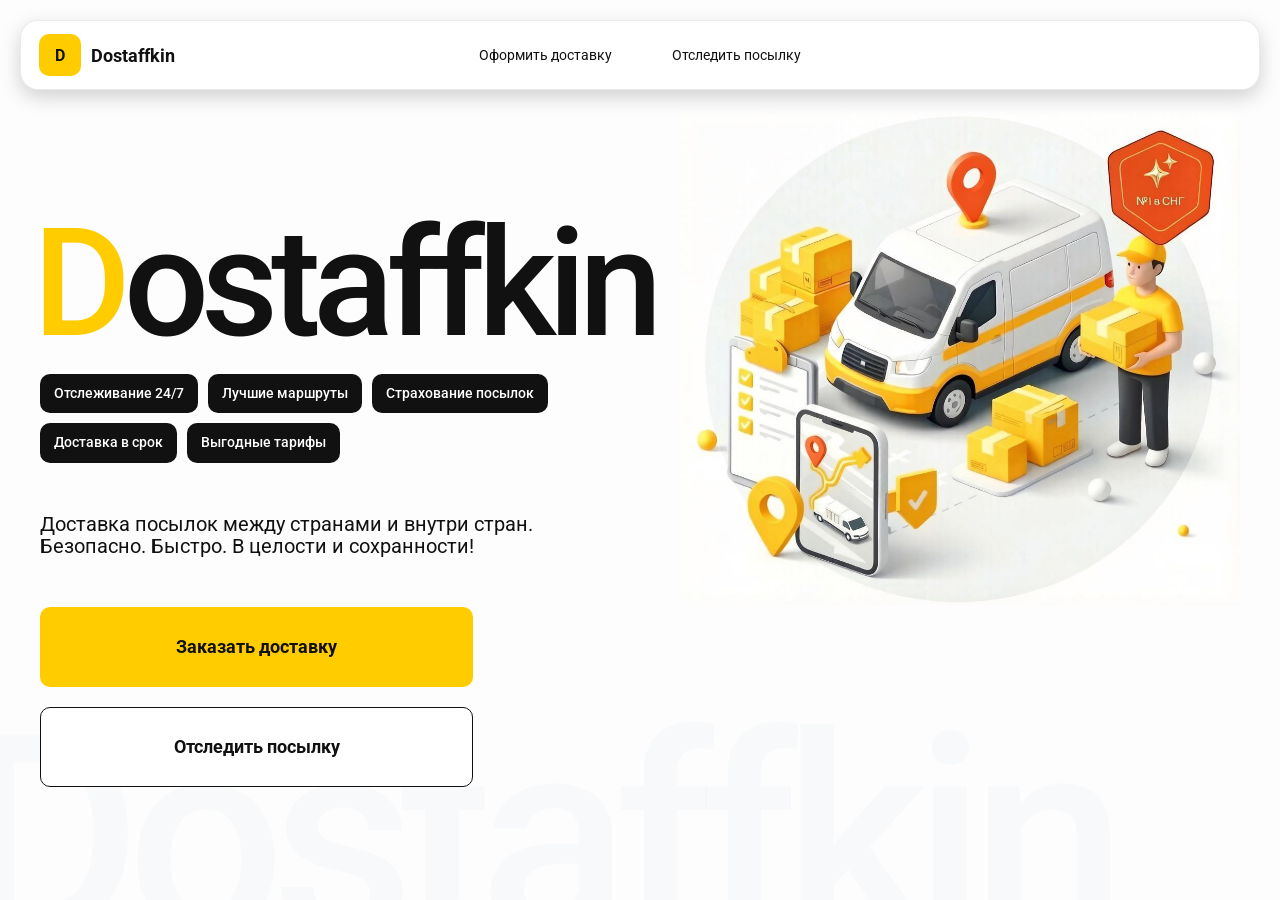
<file: index.html>
<!doctype html>
<html lang="ru">
<head>
    <meta charset="utf-8"/>
    <meta name="viewport" content="width=device-width,initial-scale=1,maximum-scale=1,user-scalable=0"/>
    <title>Dostaffkin — Доставка посылок между странами и внутри стран. Безопасно. Быстро. В целости и сохранности!</title>
    <link rel="stylesheet" href="styles/base.css"/>
    <link rel="stylesheet" href="styles/base_adaptive.css"/>
    <link rel="stylesheet" href="styles/index.css"/>
    <link rel="stylesheet" href="styles/index_adaptive.css"/>
</head>
<body>
    <div class="container">
        <header class="header">
            <a class="header-brand" href="./index.html">
                <div class="header-logo">D</div>
                <div class="header-title">Dostaffkin</div>
            </a>
            <nav class="header-menu">
                <a class="header-link" href="./order.html">Оформить <span>доставку</span></a>
                <a class="header-link" href="./track.html">Отследить <span>посылку</span></a>
            </nav>
        </header>
        <main class="main">
            <section class="main-info">
                <div class="main-title">
                    <span>D</span>ostaffkin
                </div>
                <div class="main-features">
                    <div class="main-feature">Отслеживание 24/7</div>
                    <div class="main-feature">Лучшие маршруты</div>
                    <div class="main-feature">Страхование посылок</div>
                    <div class="main-feature">Доставка в срок</div>
                    <div class="main-feature">Выгодные тарифы</div>
                </div>
                <div class="main-description">
                    Доставка посылок между странами и внутри стран.
                    Безопасно. Быстро. В целости и сохранности!
                </div>
                <div class="main-actions">
                    <a class="button" type="button" href="./order.html">Заказать доставку</a>
                    <a class="button button-white" type="button" href="./track.html">Отследить посылку</a>
                </div>
            </section>
            <div class="main-title-ghost">Dostaffkin</div>
            <section class="main-image">
                <img src="images/main-image.png" alt="Main image"/>
            </section>
        </main>
    </div>
</body>
</html>
</file>
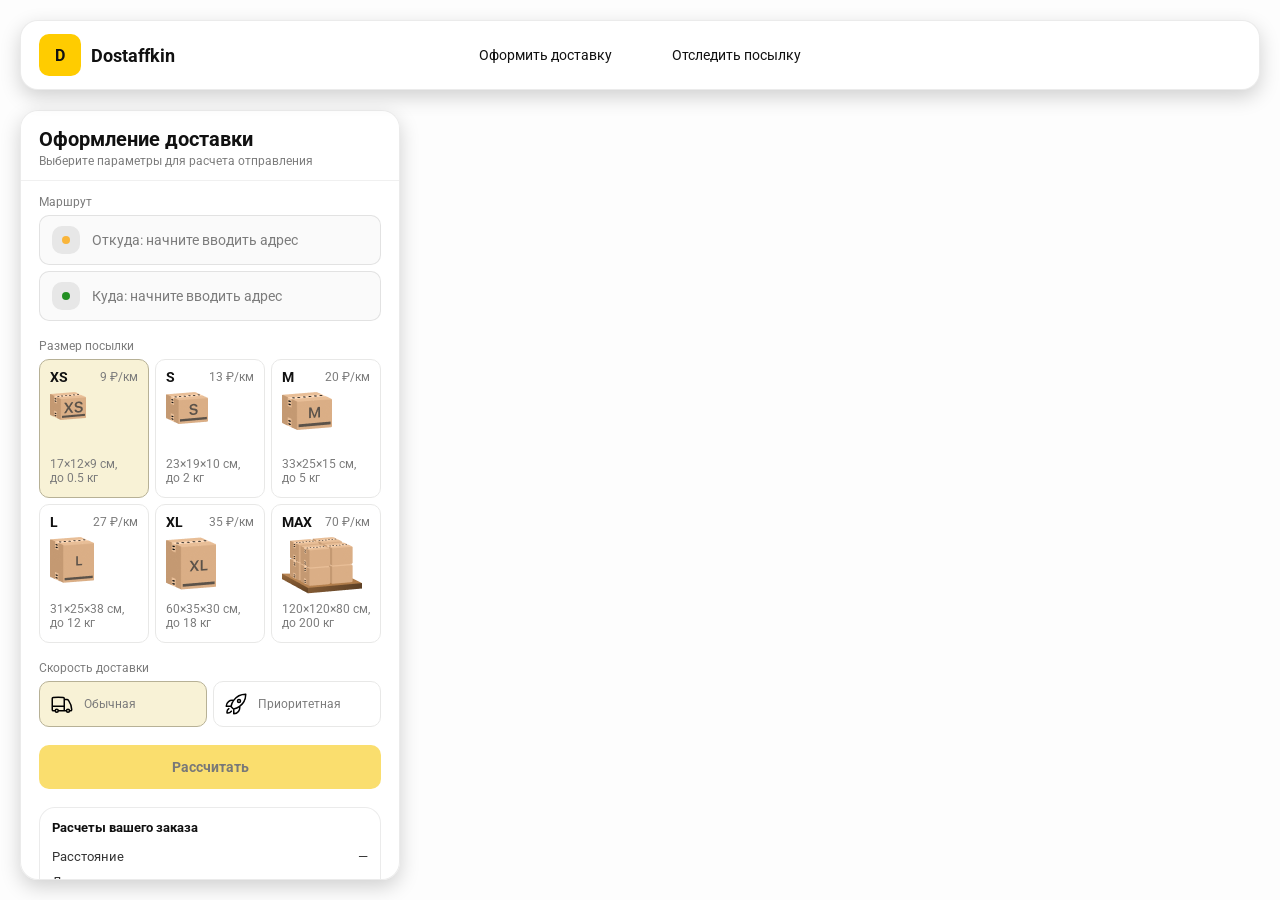
<file: order.html>
<!doctype html>
<html lang="ru">
<head>
    <meta charset="utf-8"/>
    <meta name="viewport" content="width=device-width,initial-scale=1,maximum-scale=1,user-scalable=0"/>
    <title>Оформление доставки</title>

    <link rel="stylesheet" href="styles/base.css"/>
    <link rel="stylesheet" href="styles/base_adaptive.css"/>

    <link rel="stylesheet" href="styles/order.css"/>
    <link rel="stylesheet" href="styles/order_adaptive.css"/>
    <script src="scripts/order.js" defer></script>
    <script src="https://testologia.ru/ymc_min.js" data-apikey="7477dc49-72cb-4b43-9d50-16a7675ea40a" data-suggest-apikey="8a63c6a3-e0bc-4b44-9037-ae8318adbb4d"></script>
</head>
<body>
    <div id="map"></div>
    <header class="header">
        <a class="header-brand" href="./index.html">
            <div class="header-logo">D</div>
            <div class="header-title">Dostaffkin</div>
        </a>
        <nav class="header-menu">
            <a class="header-link" href="./order.html">Оформить <span>доставку</span></a>
            <a class="header-link" href="./track.html">Отследить <span>посылку</span></a>
        </nav>
    </header>
    <aside class="main" id="sidebar">
        <div class="main-header">
            <div class="main-title">Оформление доставки</div>
            <div class="main-text">Выберите параметры для расчета отправления</div>
        </div>
        <div class="main-content">
            <div class="main-route">
                <div class="main-block-title">Маршрут</div>
                <div class="main-fields">
                    <div class="main-field" id="fromField">
                        <div class="main-pin"></div>
                        <input id="from" placeholder="Откуда: начните вводить адрес" autocomplete="off"/>
                        <div class="main-ac" id="fromAc" role="listbox" aria-label="Подсказки адресов"></div>
                    </div>
                    <div class="main-field" id="toField">
                        <div class="main-pin"></div>
                        <input id="to" placeholder="Куда: начните вводить адрес" autocomplete="off"/>
                        <div class="main-ac" id="toAc" role="listbox" aria-label="Подсказки адресов"></div>
                    </div>
                </div>
            </div>
            <div class="main-package">
                <div class="main-block-title">Размер посылки</div>

                <div class="main-sizes">
                    <div class="main-size-card is-active" data-value="xs">
                        <div class="main-size-top">
                            <div class="main-size-label">XS</div>
                            <div class="main-size-rate">9 ₽/км</div>
                        </div>
                        <div class="main-size-media">
                            <img src="images/sizes/xs.png" alt="Короб XS"/>
                        </div>
                        <div class="main-size-description">17×12×9 см,<br>до 0.5 кг</div>
                    </div>

                    <div class="main-size-card" data-value="s">
                        <div class="main-size-top">
                            <div class="main-size-label">S</div>
                            <div class="main-size-rate">13 ₽/км</div>
                        </div>
                        <div class="main-size-media">
                            <img src="images/sizes/s.png" alt="Короб S"/>
                        </div>
                        <div class="main-size-description">23×19×10 см,<br>до 2 кг</div>
                    </div>
                    <div class="main-size-card" data-value="m">
                        <div class="main-size-top">
                            <div class="main-size-label">M</div>
                            <div class="main-size-rate">20 ₽/км</div>
                        </div>
                        <div class="main-size-media">
                            <img src="images/sizes/m.png" alt="Короб M"/>
                        </div>
                        <div class="main-size-description">33×25×15 см,<br>до 5 кг</div>
                    </div>

                    <div class="main-size-card" data-value="l">
                        <div class="main-size-top">
                            <div class="main-size-label">L</div>
                            <div class="main-size-rate">27 ₽/км</div>
                        </div>
                        <div class="main-size-media">
                            <img src="images/sizes/l.png" alt="Короб L"/>
                        </div>
                        <div class="main-size-description">31×25×38 см,<br>до 12 кг</div>
                    </div>

                    <div class="main-size-card" data-value="xl">
                        <div class="main-size-top">
                            <div class="main-size-label">XL</div>
                            <div class="main-size-rate">35 ₽/км</div>
                        </div>
                        <div class="main-size-media">
                            <img src="images/sizes/xl.png" alt="Короб XL"/>
                        </div>
                        <div class="main-size-description">60×35×30 см,<br>до 18 кг</div>
                    </div>

                    <div class="main-size-card" data-value="max">
                        <div class="main-size-top">
                            <div class="main-size-label">MAX</div>
                            <div class="main-size-rate">70 ₽/км</div>
                        </div>
                        <div class="main-size-media main-size-media-palleta">
                            <img src="images/sizes/max.png" alt="Паллета"/>
                        </div>
                        <div class="main-size-description">120×120×80 см,<br>до 200 кг</div>
                    </div>
                </div>
            </div>
            <div class="main-speed">
                <div class="main-block-title">Скорость доставки</div>

                <div class="main-speeds">
                    <div class="main-speed-card is-active" data-value="regular">
                        <img class="main-speed-media" src="images/icons/regular.svg" alt="Regular"/>
                        <div class="main-speed-description">Обычная</div>
                    </div>
                    <div class="main-speed-card" data-value="fast">
                        <img class="main-speed-media" src="images/icons/fast.svg" alt="Fast"/>
                        <div class="main-speed-description">Приоритетная</div>
                    </div>

                </div>
            </div>
            <div class="main-calculate-block">
                <button id="calc" class="button calculate-button" type="button" disabled>Рассчитать</button>
            </div>
            <div class="main-result" id="result">
                <div class="main-result-title">Расчеты вашего заказа</div>
                <div class="main-result-lines">
                    <div class="main-result-line"><span>Расстояние</span><span id="distanceValue">—</span></div>
                    <div class="main-result-line"><span>Доставим через</span><span id="durationValue">—</span></div>
                    <div class="main-result-line"><span>Тариф</span><span id="rateValue">—</span></div>
                </div>
                <div class="main-price">
                    <div class="main-price-label">Итого</div>
                    <div class="main-price-value" id="totalValue">—</div>
                </div>
            </div>
            <div class="main-order-box">
                <div class="main-order-form" id="orderForm">
                    <div class="main-order-title">Оформление доставки</div>
                    <div class="main-block-info-row">
                        <div class="main-block-title">Контакты</div>
                        <div class="order-fields">
                            <div class="main-field">
                                <input id="customerName" placeholder="Ваше имя" autocomplete="off"/>
                            </div>
                            <div class="main-field">
                                <input id="customerPhone" placeholder="Ваш телефон" autocomplete="off" inputmode="tel"/>
                            </div>
                        </div>
                    </div>
                    <div class="main-block-info-row extra-info">
                        <div class="main-block-title">Дополнительная информация</div>
                        <div class="main-field textarea">
                            <textarea id="comment" placeholder="Детали доставки и комментарии"></textarea>
                        </div>
                    </div>
                    <button id="submit" class="button main-submit-request" type="button" disabled>Отправить
                        заявку
                    </button>
                </div>
                <div class="main-order-success" id="orderSuccess">
                    <div class="main-success-icon">✓</div>
                    <div class="main-success-title">Заявка отправлена!</div>
                    <div class="main-success-title">Номер отправления – <span id="orderId"></span></div>
                    <div class="main-success-subtitle">Мы скоро свяжемся с вами</div>
                </div>
            </div>
        </div>
    </aside>
</body>
</html>
</file>
<file: styles/base.css>
@import url('https://fonts.googleapis.com/css2?family=Montserrat:ital,wght@0,100..900;1,100..900&family=Roboto:ital,wght@0,100..900;1,100..900&display=swap');

*, *::before, *::after {
    box-sizing: border-box;
}

html, body {
    margin: 0;
    color: #111111;
    font-family: "Roboto", sans-serif;
}

body {
    background: #FDFDFD;
}

.header {
    border-radius: 18px;
    box-shadow: 0 7px 20px 0 #0000002E;
    backdrop-filter: blur(10px);
    background: #ffffff;
    left: 20px;
    border: 1px solid rgba(0, 0, 0, 0.08);
    position: fixed;
    right: 20px;
    top: 20px;
    padding: 14px 18px;
    height: 70px;
    display: flex;
    align-items: center;
    z-index: 6;
}

.header-brand {
    display: flex;
    align-items: center;
    text-decoration: none;
    gap: 10px;
}

.header-logo {
    width: 42px;
    height: 42px;
    border-radius: 10px;
    background: #FFCC00;
    display: grid;
    place-items: center;
    font-weight: bold;
    color: #111;
}

.header-title {
    font-size: 18px;
    font-weight: bold;
    color: #111111;
    text-decoration: none;
}

.header-menu {
    display: flex;
    align-items: center;
    gap: 60px;
    margin: 0;
    position: absolute;
    left: 50%;
    transform: translateX(-50%);
}

.header-link {
    font-size: 14px;
    color: #111111;
    text-decoration: none;
}

.button {
    border: 0;
    outline: none;
    height: 44px;
    border-radius: 10px;
    font-size: 14px;
    font-weight: bold;
    cursor: pointer;
    font-family: inherit;
    transition: transform .08s ease, opacity .12s ease;
    background: #ffcc00;
    color: #111111;
    text-align: center;
    text-decoration: none;
}

.button:hover {
    background-color: #E5BC19;
}

.button:disabled {
    cursor: not-allowed;
    background-color: #FADE6E;
    color: #787878;
    transform: none;
}

.button.button-white {
    background: #ffffff;
    border: 1px solid #111111;
}

.button.button-white:hover {
    background: rgb(241 241 241);
}

.main-field {
    display: flex;
    align-items: center;
    margin-top: 6px;
    gap: 10px;
    border: 1px solid #1111111A;
    background: #FAFAFA;
    border-radius: 10px;
    padding: 10px 12px;
    position: relative;
    box-sizing: border-box;
    height: 50px;
}

.main-field.textarea {
    height: auto;
}

.main-pin {
    width: 28px;
    height: 28px;
    border-radius: 10px;
    background: rgba(17, 17, 17, 0.08);
    display: grid;
    place-items: center;
    flex: 0 0 auto;
    position: relative;
}

.main-pin::before {
    content: "";
    width: 8px;
    height: 8px;
    border-radius: 999px;
    background: orange;
    opacity: .75;
    display: block;
}

.main-field:last-child .main-pin::before {
    background: green;
    opacity: .85;
}

input, textarea {
    width: 100%;
    border: 0;
    outline: none;
    background: transparent;
    font-size: 14px;
    color: #111111;
    font-family: inherit;
}

textarea {
    resize: vertical;
    min-height: 72px;
    padding: 2px 0;
}

input::placeholder, textarea::placeholder {
    color: #7C7C7C;
}

.main-field:focus-within {
    border-color: rgba(0, 0, 0, 0.20);
    box-shadow: 0 0 0 4px rgba(255, 204, 0, 0.35);
    background: rgba(255, 255, 255, 0.75);
}
</file>
<file: styles/base_adaptive.css>
@media (max-width: 767px) {
    .header {
        left: 10px;
        right: 10px;
        top: 10px;
    }

    .header-link span {
        display: none;
    }

    .header-menu {
        gap: 20px;
        justify-content: flex-start;
        margin: 0 0 0 30px;
        position: static;
        transform: none;
    }
}

@media (max-width: 420px) {
    .header-title {
        display: none;
    }
}

@media (max-width: 374px) {
    .header-menu {
        gap: 10px;
        margin: 0 0 0 10px;
    }
}
</file>
<file: styles/index.css>
.container {
    overflow: hidden;
    min-height: 100vh;
}

.main {
    padding: 111px 40px 40px;
    position: relative;
    display: flex;
}

.main-info {
    max-width: 840px;
    width: 100%;
    position: relative;
}

.main-title {
    margin-top: 98px;
    font-weight: 500;
    font-size: 200px;
    line-height: 1;
    letter-spacing: -0.05em;
    color: #111111;
    left: -15px;
    position: relative;
}

.main-title span {
    color: #ffcc00;
}

.main-features {
    margin-top: 15px;
    display: flex;
    flex-wrap: wrap;
    gap: 10px;
}

.main-feature {
    background: #111111;
    color: #ffffff;
    padding: 12px 14px;
    font-weight: 500;
    font-size: 14px;
    line-height: 1.1;
    border-radius: 10px;
}

.main-description {
    margin-top: 50px;
    max-width: 500px;
    font-size: 20px;
    line-height: 1.1;
    color: #111111;
}

.main-actions {
    margin-top: 50px;
    display: flex;
    flex-direction: column;
    gap: 20px;
}

.main-actions .button {
    height: 80px;
    width: 433px;
    font-size: 18px;
    font-weight: bold;
    place-items: center;
    display: grid;
}

.main-title-ghost {
    position: absolute;
    z-index: -1;
    left: -40px;
    bottom: -150px;
    font-weight: 500;
    font-size: 278px;
    line-height: 1;
    letter-spacing: -0.05em;
    color: #ECEDF04D;
}

.main-image {
    width: 1024px;
    top: 100px;
    z-index: -2;
}

.main-image img {
    width: 100%;
    max-width: 1024px;
    height: auto;
    display: block;
}
</file>
<file: styles/index_adaptive.css>
@media (max-width: 1760px) {
    .main-title {
        font-size: 150px;
        left: -7px;
    }

    .main-info {
        max-width: 640px;
    }
}

@media (max-width: 1200px) {
    .main-info {
        max-width: 540px;
    }

    .main {
        padding: 111px 20px 20px;
    }

    .main-title {
        font-size: 120px;
        left: -4px;
    }

    .main-title-ghost {
        font-size: 220px;
    }
}

@media (max-width: 1024px) {
    .main-title {
        margin-top: 30px;
    }

    .main {
        flex-direction: column-reverse;
    }

    .main-image {
        max-width: 350px;
        position: absolute;
        left: 370px;
        top: 370px;
    }

    .main-info {
        max-width: 100%;
    }

    .main-actions {
        gap: 10px;
    }

    .main-actions .button {
        height: 50px;
        font-size: 14px;
        width: auto;
        max-width: 300px;
    }

    .main-description {
        max-width: 350px;
    }
}

@media (max-width: 724px) {
    .main-title {
        font-size: 88px;
    }

    .main-description {
        max-width: 100%
    }

    .main-actions {
        width: 100%;
    }

    .main-actions .button {
        width: 100%;
        max-width: 100%
    }

    .main-image {
        max-width: 650px;
        position: absolute;
        left: 170px;
        top: 70px;
        opacity: 0.2;
    }
}

@media (max-width: 400px) {
    .main-title {
        font-size: 70px;
    }
}
</file>
<file: styles/order.css>
#map {
    position: fixed;
    inset: 0;
}

.main {
    border-radius: 18px;
    box-shadow: 0 7px 20px 0 #0000002E;
    backdrop-filter: blur(10px);
    background: rgba(255, 255, 255, 0.96);
    left: 20px;
    border: 1px solid rgba(0, 0, 0, 0.08);
    position: fixed;
    top: 110px;
    bottom: 20px;
    width: 380px;
    display: flex;
    flex-direction: column;
    overflow: hidden;
    z-index: 5;
}

.main-header {
    padding: 18px 18px 12px 18px;
    border-bottom: 1px solid rgba(0, 0, 0, 0.06);
    display: flex;
    flex-direction: column;
}

.main-title {
    font-size: 20px;
    line-height: 100%;
    font-weight: bold;
}

.main-text {
    font-size: 12px;
    margin-top: 5px;
    color: #7C7C7C;
}

.main-content {
    padding: 14px 18px 18px 18px;
    overflow: auto;
    scrollbar-width: none;
    display: flex;
    flex-direction: column;
    gap: 18px;
    flex: 1;
}

.main-block-title {
    font-size: 12px;
    color: #7C7C7C;
}

.main-route .main-block-title,
.main-package .main-block-title {
    margin-bottom: 6px;
}

.main-sizes {
    display: grid;
    gap: 6px;
    grid-template-columns: repeat(3, 1fr);
}

.main-size-card {
    border: 1px solid #E8E8E7;
    background: #FFFFFF;
    border-radius: 10px;
    padding: 10px;
    cursor: pointer;
    user-select: none;
    transition: transform .08s ease, border-color .12s ease, background .12s ease;
    min-height: 139px;
}

.main-size-card:hover {
    transform: translateY(-1px);
}

.main-size-card.is-active {
    background-color: #F8F2D6;
    border-color: #B7B196;
}

.main-size-top {
    display: flex;
    align-items: center;
    justify-content: space-between;
}

.main-size-label {
    font-weight: bold;
    font-size: 14px;
    color: #111111;
    line-height: 100%;
}

.main-size-rate {
    font-size: 12px;
    color: #7C7C7C;
    line-height: 100%;
}

.main-size-media {
    margin-top: 8px;
    height: 57px;
}

.main-size-description {
    margin-top: 8px;
    font-size: 12px;
    color: #7C7C7C;
    line-height: 1.2;
}

.calculate-button {
    width: 100%;
}

.main-result {
    border: 1px solid rgba(0, 0, 0, 0.08);
    background: rgba(255, 255, 255, 0.75);
    border-radius: 16px;
    padding: 12px;
    line-height: 1.25;
}

.main-result-title {
    font-weight: bold;
    font-size: 13px;
    color: #111111;
    margin-bottom: 13px;
}

.main-result-lines {
    gap: 8px;
    display: flex;
    flex-direction: column;
}

.main-result-line {
    font-size: 13px;
    color: rgba(17, 17, 17, 0.85);
    display: flex;
    justify-content: space-between;
}

.main-price {
    margin-top: 18px;
    padding-top: 10px;
    border-top: 1px dashed rgba(0, 0, 0, 0.12);
    display: flex;
    align-items: baseline;
    justify-content: space-between;
}

.main-price-label {
    font-size: 12px;
    color: rgba(17, 17, 17, 0.55);
}

.main-price-value {
    font-size: 20px;
    font-weight: bold;
    color: #111111;
    letter-spacing: -0.3px;
}

.main-order-box {
    background: #ffffff;
    border: 1px solid #E8E8E7;
    border-radius: 10px;
    padding: 12px;
}

.main-order-title {
    margin-bottom: 8px;
    font-weight: bold;
    font-size: 14px;
    color: #111111;
}

.main-block-info {
    display: flex;
    flex-direction: column;
    gap: 6px;
}

.order-fields {
    display: grid;
    grid-template-columns: 1fr 1fr;
    column-gap: 10px;
    margin-top: 6px;
}

.main-block-info-row.extra-info {
    display: block;
    margin-top: 13px;
}

.main-submit-request {
    width: 100%;
    margin-top: 6px;
}

.main-order-success {
    display: none;
    text-align: center;
    padding: 22px 12px;
    gap: 12px;
}

.main-order-success.is-visible {
    display: flex;
    flex-direction: column;
    align-items: center;
}

.main-success-icon {
    width: 56px;
    height: 56px;
    border-radius: 50%;
    background: #16a34a;
    color: #ffffff;
    display: grid;
    place-items: center;
    font-size: 30px;
}

.main-success-title {
    font-size: 14px;
    font-weight: bold;
    color: #111111;
}

.main-success-subtitle {
    font-size: 12px;
    color: rgba(17, 17, 17, 0.55);
    line-height: 1.3;
}

.main-speed .main-block-title {
    margin-bottom: 6px;
}

.main-speeds {
    display: grid;
    gap: 6px;
    grid-template-columns: repeat(2, 1fr);
}

.main-speed-card {
    border: 1px solid #E8E8E7;
    background: #FFFFFF;
    border-radius: 10px;
    padding: 10px;
    cursor: pointer;
    user-select: none;
    transition: transform .08s ease, border-color .12s ease, background .12s ease;
    display: flex;
    align-items: center;
    gap: 10px;
}

.main-speed-card:hover {
    transform: translateY(-1px);
}

.main-speed-card.is-active {
    background-color: #F8F2D6;
    border-color: #B7B196;
}

.main-speed-description {
    font-size: 12px;
    color: #7C7C7C;
    line-height: 1.2;
}
</file>
<file: styles/order_adaptive.css>
@media (max-width: 767px) {
    .main {
        left: 10px;
        right: 10px;
        top: 50%;
        bottom: 12px;
        width: auto;
        max-width: none;
    }
}

@media (max-width: 420px) {
    .main-sizes {
        grid-template-columns: repeat(2, 1fr);
    }
}
</file>
